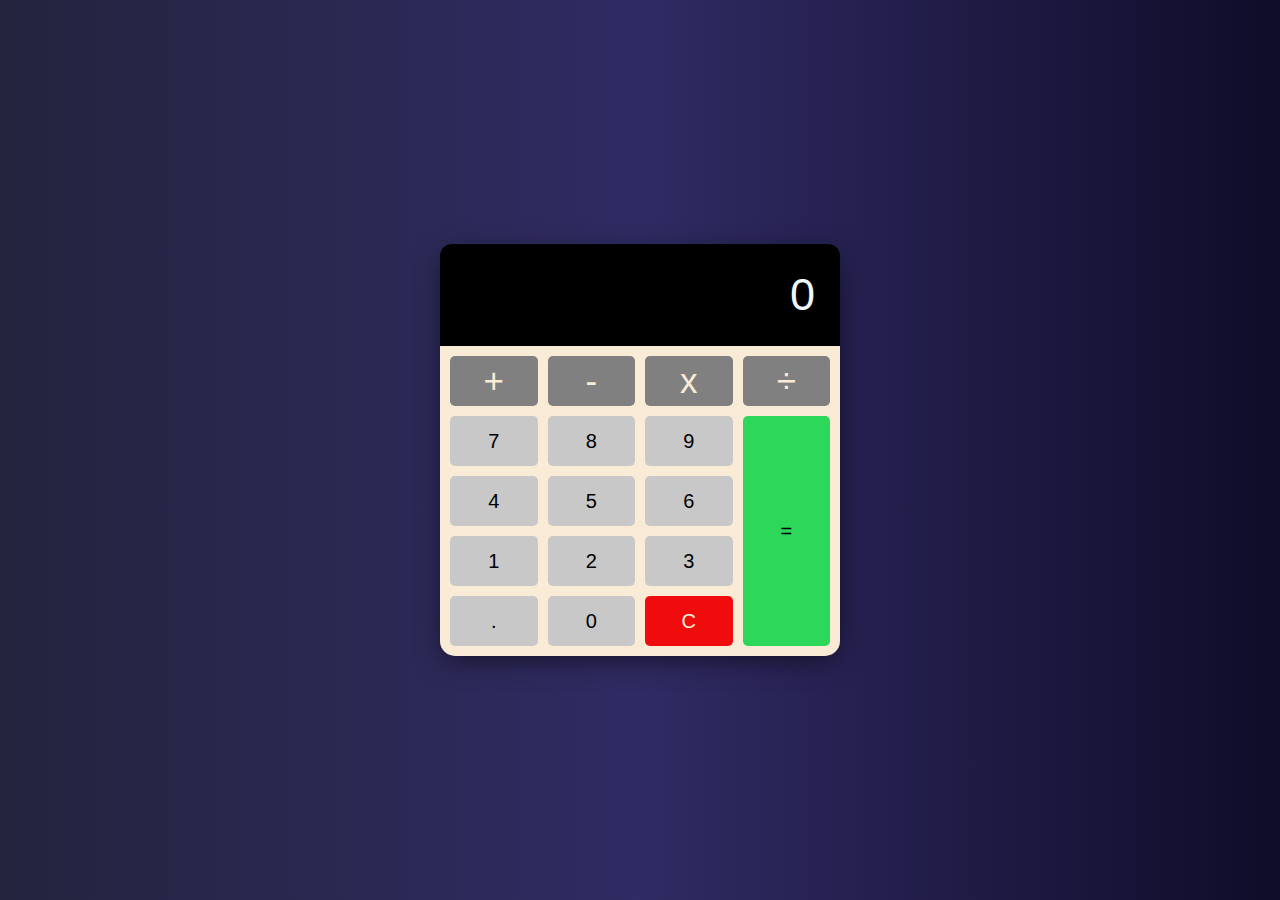
<file: Calculator/index.html>
<!DOCTYPE html>
<html lang="en">
    <head>
        <title>Calculator</title>
        <meta charset="UTF-8">
        <meta name="viewport" content="width=device-width, initial-scale=1">
        <link rel="icon" type="image.png" href="https://www.google.com/s2/u/0/favicons?domain=css-tricks.com">
        <link rel="icon" href="favicon.ico">
        <link href="style.css" rel="stylesheet">
    </head>
    <body>
        <!-- Calculator -->
        <div class="calculator">
            <!-- Display -->
            <div class="calculator-display">
                <h1>0</h1>
            </div>
            <!-- Buttons -->
            <div class="calculator-buttons">
                <button class="operator" value="+">+</button>
                <button class="operator" value="-">-</button>
                <button class="operator" value="*">x</button>
                <button class="operator" value="/">÷</button>
                <button value="7">7</button>
                <button value="8">8</button>
                <button value="9">9</button>
                <button value="4">4</button>
                <button value="5">5</button>
                <button value="6">6</button>
                <button value="1">1</button>
                <button value="2">2</button>
                <button value="3">3</button>
                <button class="decimal" value=".">.</button>
                <button value="0">0</button>
                <button class="clear" id="clear-button" >C</button>
                <button class="equal-sign" value="=">=</button>
            </div>
        </div>

    <script src="script.js"></script>
    </body>
</html>
</file>
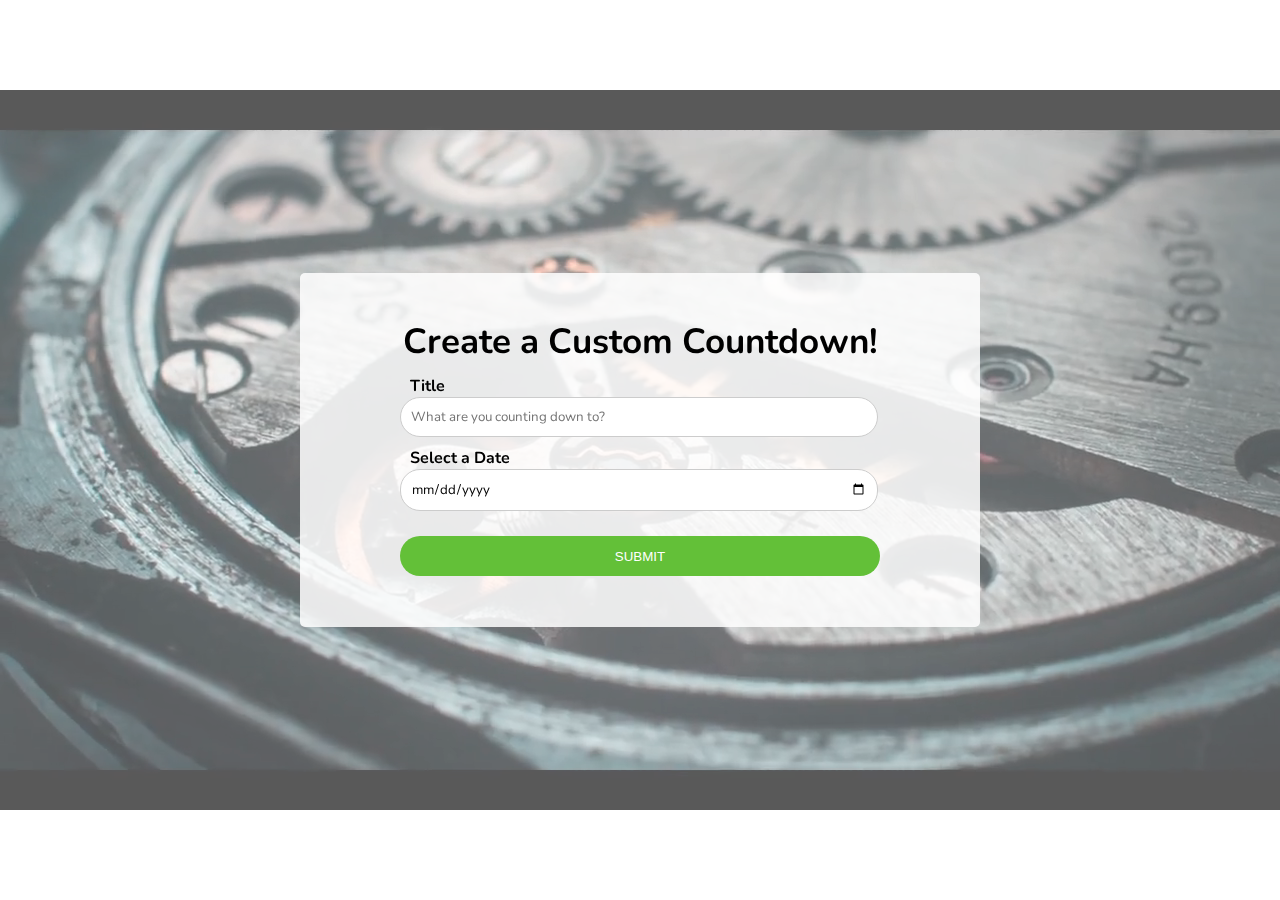
<file: Custom Countdown/index.html>
<!DOCTYPE html>
<html lang="en">
<head>
    <meta charset="UTF-8">
    <meta name="viewport" content="width=device-width, initial-scale=1.0">
    <title>Custom Countdown</title>
    <link rel="icon" href="favicon.ico">
    <link rel="stylesheet" href="style.css">
</head>
<body>
    <!-- Video Background -->
    <video class="video-background" id="video-background" loop muted autoplay>
        <source src="Videos/Macro.mp4"></source>
    </video>
    <div class="video-overlay"></div>
    <!-- Container -->
    <div class="container">
        <!-- Input -->
        <div class="input-container" id="input-container">
            <h1>Create a Custom Countdown!</h1>       
            <form class="form" id="countdownForm">
                <label for="title">Title</label>
                <input type="text" id="title" placeholder="What are you counting down to?">
                <label for="date-picker">Select a Date</label>
                <input type="date" id="date-picker">
                <button type="submit">Submit</button>
            </form>
        </div>
        <!-- Countdown -->
        <div class="countdown" id="countdown" hidden>
            <h1 id="countdown-title"></h1>
            <ul>
                <li><span></span>Days</li>
                <li><span></span>Hours</li>
                <li><span></span>Minutes</li>
                <li><span></span>Seconds</li>
            </ul>
            <button id="countdown-button">RESET</button>
        </div>
        <!-- Complete -->
        <div class="complete" id="complete" hidden>
            <h1 class="complete-title">Countdown Complete!</h1>
            <h1 id="complete-info"></h1>
            <button id="complete-button">NEW COUNTDOWN</button>
        </div>
    </div>
    <!-- Script -->
    <script src="script.js"></script>
</body>
</html>
</file>
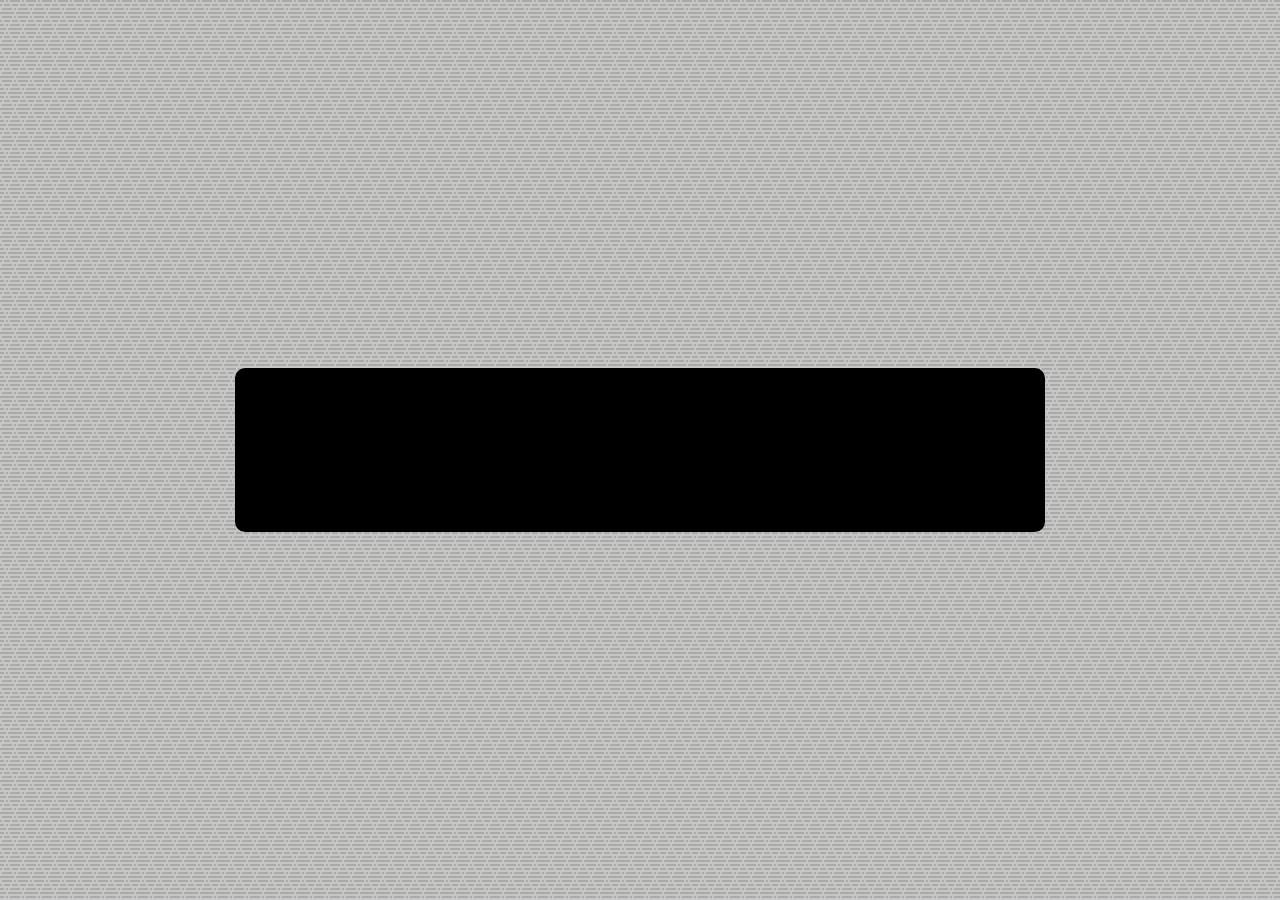
<file: Custom Video Player/index.html>
<!DOCTYPE html>
<html lang="en">

<head>
    <meta charset="UTF-8">
    <meta name="viewport" content="width=device-width, initial-scale=1.0">
    <title>Custom Video Player</title>
    <link rel="icon" href="favicon.ico">
    <link rel="stylesheet" href="https://cdnjs.cloudflare.com/ajax/libs/font-awesome/5.10.2/css/all.min.css" />
    <link rel="stylesheet" href="style.css">
</head>

<body>
    <!-- Car Racing (1080P)-->
    <!-- https://pixabay.com/videos/download/video-41758_source.mp4?attachment -->
    <!-- Lake (4K) -->
    <!-- https://pixabay.com/videos/download/video-28745_source.mp4?attachment -->
    <!-- Ocean (720P) -->
    <!-- https://pixabay.com/videos/download/video-31377_tiny.mp4?attachment -->
    <!-- Nature Landscapes (720p) -->
    <!-- https://pixabay.com/videos/download/video-66823_tiny.mp4?attachment -->
    <!-- Mountain Trees (720p) -->
    <!-- https://pixabay.com/videos/download/video-61818_medium.mp4?attachment -->
    <!-- Mountain Sunset (720p) -->
    <!-- https://pixabay.com/videos/download/video-59291_tiny.mp4?attachment -->
    <!-- Coffee Machine (720p) -->
    <!-- https://pixabay.com/videos/download/video-46989_tiny.mp4?attachment -->



    <div class="player">
        <video class="video" src='https://pixabay.com/videos/download/video-46989_tiny.mp4?attachment'
            playsinline></video>
        <div class="show-controls">
            <div class="controls-container">
                <!-- Progress Bar -->
                <div class="progress-range" title="Seek">
                    <div class="progress-bar"></div>
                </div>
                <div class="control-group">
                    <!-- Left Controls -->
                    <div class="controls-left">
                        <!-- Play/Pause -->
                        <div class="play-controls">
                            <i class="fas fa-play" title="Play" id="play-btn"></i>
                        </div>
                        <!-- Volume -->
                        <div class="volume">
                            <div class="volume-icon">
                                <i class="fas fa-volume-up" title="Mute" id="volume-icon"></i>
                            </div>
                            <div class="volume-range" title="Change Volume">
                                <div class="volume-bar"></div>
                            </div>
                        </div>
                    </div>
                    <!-- Right Controls -->
                    <div class="controls-right">
                        <!-- Speed -->
                        <div class="speed" title="Playback Rate">
                            <select name="playbackRate" class="player-speed">
                                <option value="0.5">0.5 x</option>
                                <option value="0.75">0.75 x</option>
                                <option value="1" selected>1.0 x</option>
                                <option value="1.5">1.5 x</option>
                                <option value="2">2.0 x</option>
                            </select>
                        </div>
                        <!-- Time -->
                        <div class="time">
                            <span class="time-elapsed">00:00 / </span>
                            <span class="time-duration">02:49</span>
                        </div>
                        <!-- Fullscreen -->
                        <div class="fullscreen">
                            <i class="fas fa-expand"></i>
                        </div>
                    </div>
                </div>
            </div>
        </div>
    </div>
    <!-- Script -->
    <script src="script.js"></script>
</body>

</html>
</file>
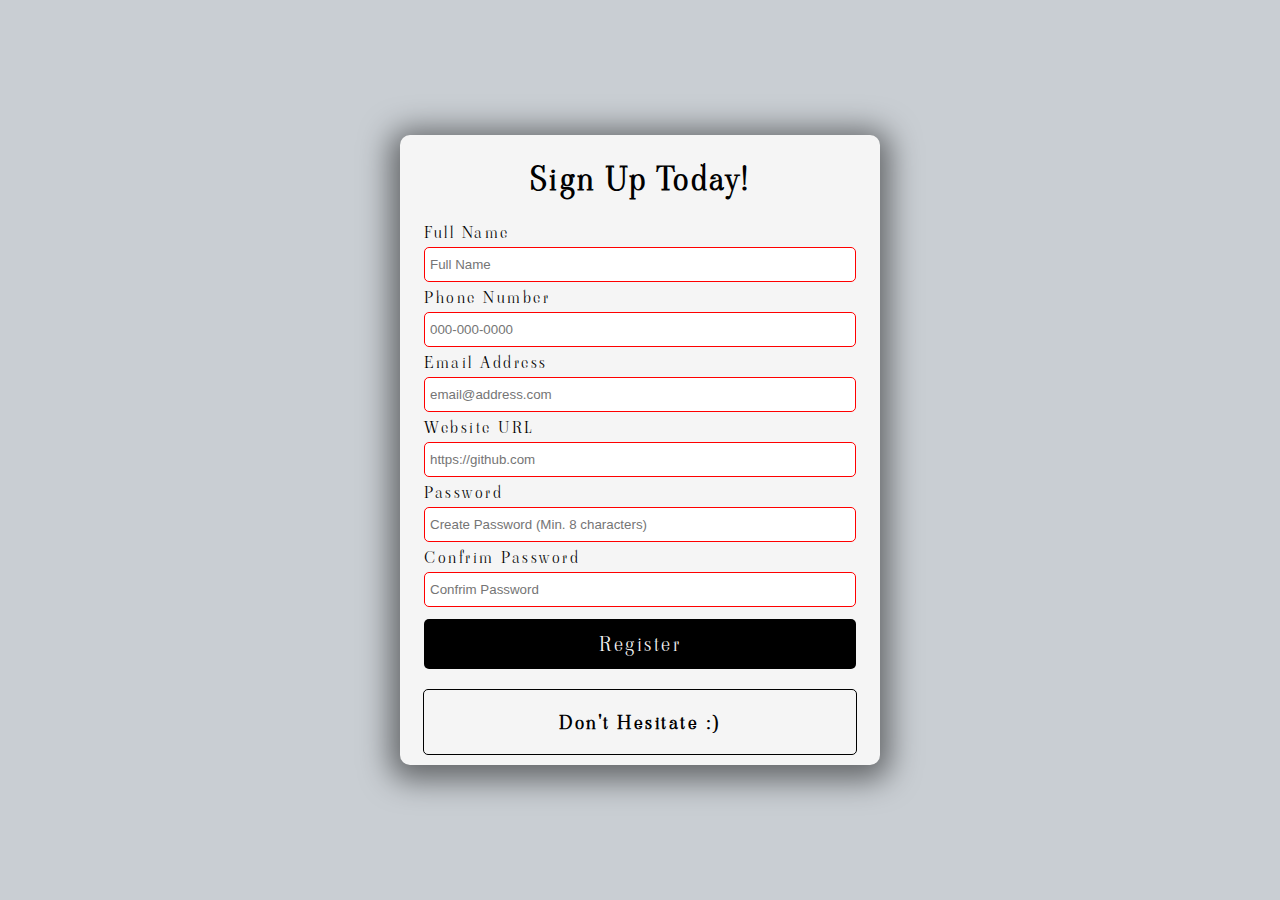
<file: Form Validator/index.html>
<!DOCTYPE html>
<html lang="en">
    <head>
        <title>Form Validator</title>
        <meta charset="UTF-8">
        <meta name="viewport" content="width=device-width, initial-scale=1">
        <link rel="icon" type="image.png" href="https://www.google.com/s2/u/0/favicons?domain=css-tricks.com">
        <link rel="icon" href="favicon.ico">
        <link rel="stylesheet" href="https://cdnjs.cloudflare.com/ajax/libs/font-awesome/5.15.3/css/all.min.css">
        <link href="style.css" rel="stylesheet">
    </head>
    <body>

        <div class="container">
            <h1>Sign Up Today!</h1>
            <!-- Form -->
            <form id="form">
                <!-- Full Name -->
                <div class="form-group">
                    <label for="name">Full Name</label>
                    <input type="text" id="name" placeholder="Full Name" required minlength="3" maxlength="100" name="name">
                </div>
                <!-- Phone Number -->
                 <div class="form-group">
                    <label for="phone">Phone Number</label>
                    <input type="tel" id="phone" placeholder="000-000-0000" required pattern="[0-9]{3}-[0-9]{3}-[0-9]{4}" name="phone">
                </div>
                <!-- Email Address -->
                 <div class="form-group">
                    <label for="email">Email Address</label>
                    <input type="email" id="email" placeholder="email@address.com" required name="email">
                </div>
                <!-- Website URL -->
                 <div class="form-group">
                    <label for="website">Website URL</label>
                    <input type="url" id="website" placeholder="https://github.com" required name="website">
                </div>
                <!-- Password -->
                 <div class="form-group">
                    <label for="password1">Password</label>
                    <input type="password" id="password1" placeholder="Create Password (Min. 8 characters)" required pattern="^(?=.*\d)(?=.*[a-z])(?=.*[A-Z])(?=.*[a-zA-Z]).{8,}$" title="Please include at least 1 uppercase, 1 lowercase and 1 number" name="password">
                </div>
                <!-- Confrim Password -->
                <div class="form-group">
                    <label for="password2">Confrim Password</label>
                    <input type="password" id="password2" placeholder="Confrim Password" required pattern="^(?=.*\d)(?=.*[a-z])(?=.*[A-Z])(?=.*[a-zA-Z]).{8,}$">
                </div>
                <button type="sybmit">Register</button>
            </form>
            <!-- Error/Success Message -->
            <div class="message-container">
                <h3 id="message">Don't Hesitate :)</h3>
            </div>
        </div>




    <!-- Script -->
    <script src="script.js"></script>
    </body>
</html>
</file>
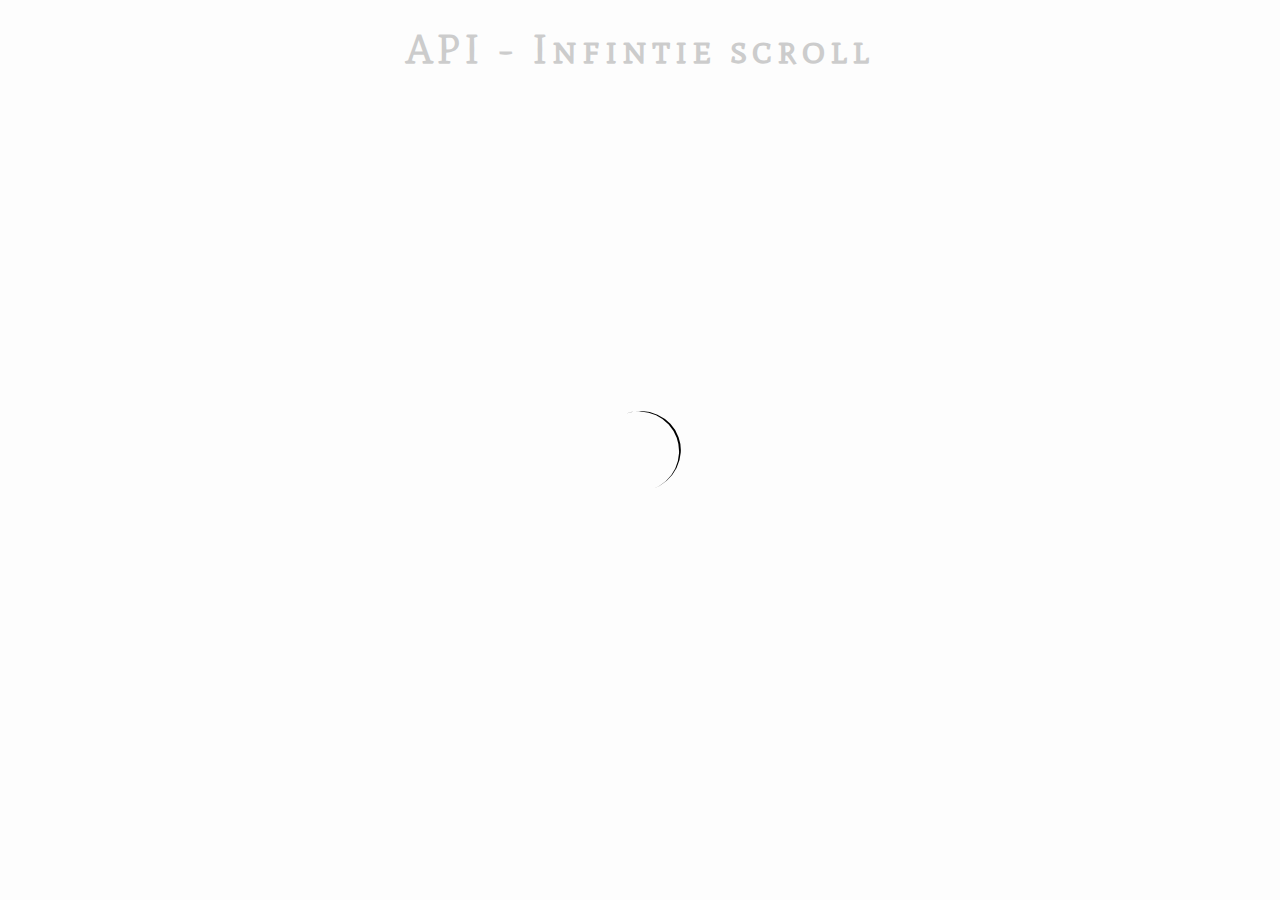
<file: Infinite Scroll/index.html>
<!DOCTYPE html>
<html lang="en">

<head>
    <title>Infinite Scroll</title>
    <meta charset="UTF-8">
    <meta name="viewport" content="width=device-width, initial-scale=1">
    <link href="style.css" rel="stylesheet">
</head>

<body>
    <!-- Title -->
    <h1>API - Infintie scroll</h1>
    <!-- Loader -->
    <div class="loader" id="loader">
        <img src="Images/loader.svg" alt="loading">
    </div>
    <!-- Image Container -->
    <div class="image-container" id="image-container"></div>
    <!-- Script -->
    <script src="script.js"></script>
</body>

</html>
</file>
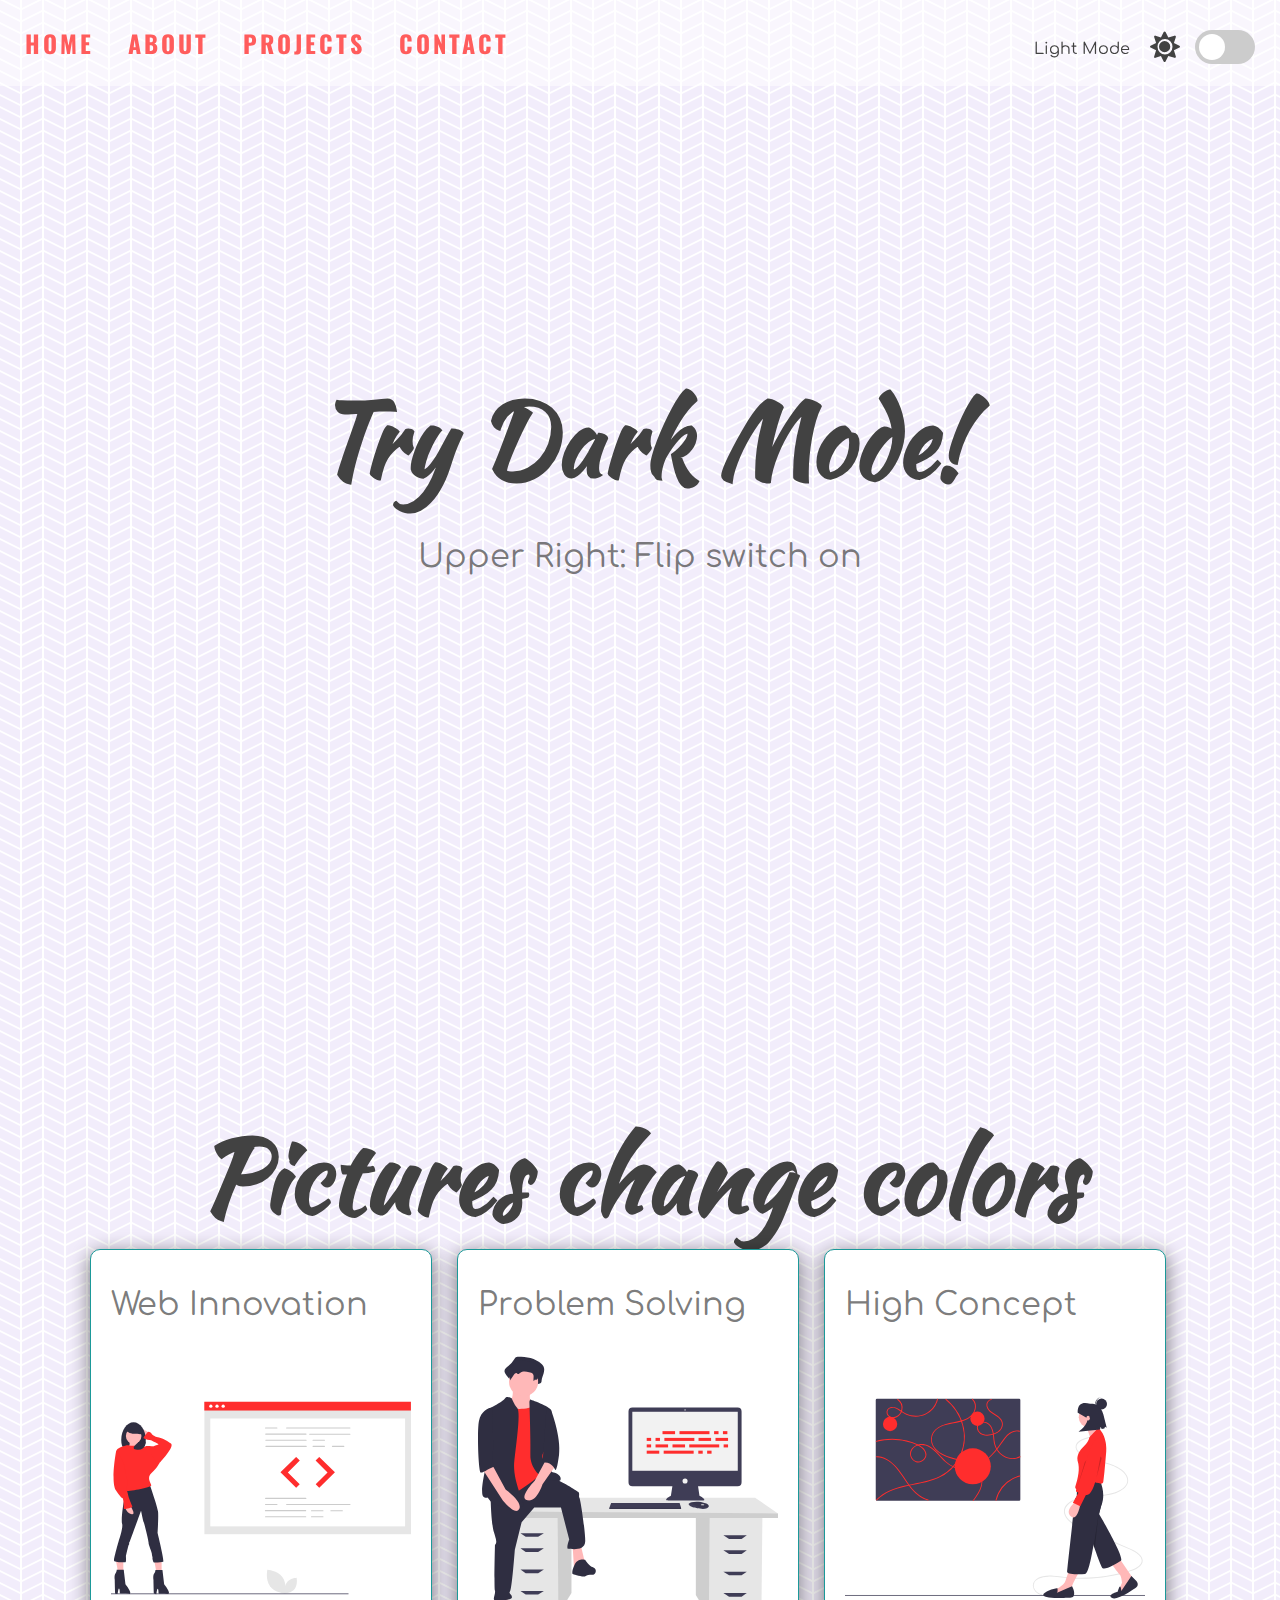
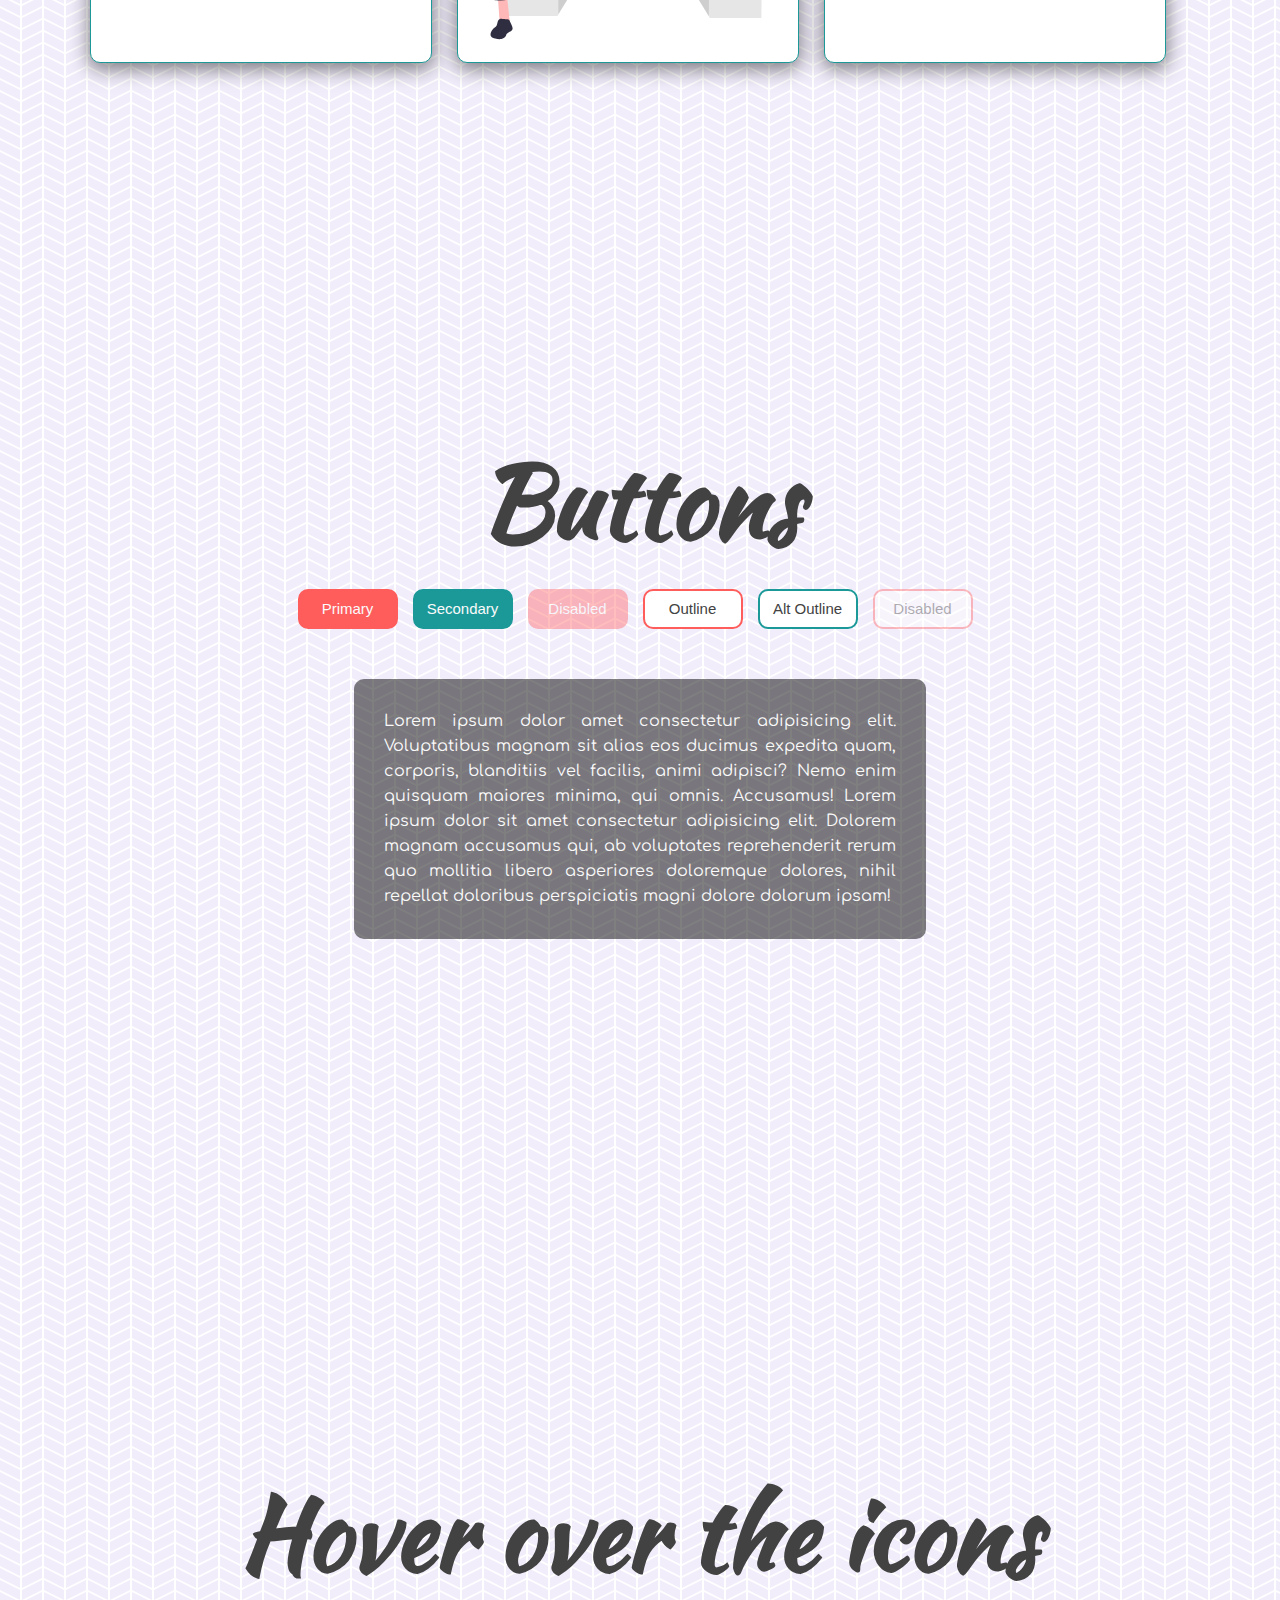
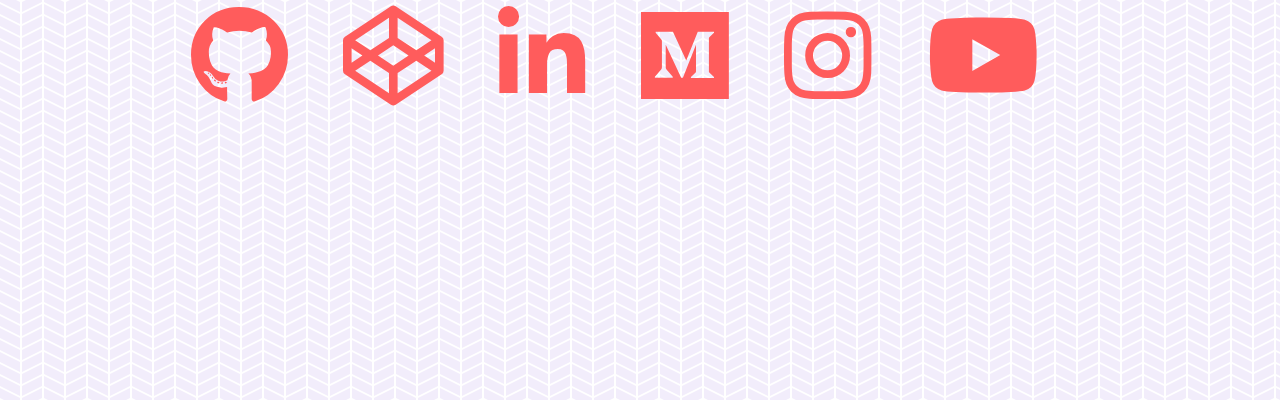
<file: Light & Dark Mode/index.html>
<!DOCTYPE html>
<html lang="en">

<head>
    <title>Light & Dark Mode</title>
    <meta charset="UTF-8">
    <meta name="viewport" content="width=device-width, initial-scale=1">
    <link rel="stylesheet" href="https://cdnjs.cloudflare.com/ajax/libs/font-awesome/5.10.2/css/all.min.css" />
    <link href="style.css" rel="stylesheet">
</head>

<body>
    <!-- Dark Mode Switch -->
    <div class="theme-switch-wrapper">
        <span id="toggle-icon">
            <span class="toggle-text">Light Mode</span>
            <i class="fas fa-sun"></i>
        </span>
        <label class="theme-switch">
            <input type="checkbox">
            <div class="slider round"></div>
        </label>
    </div>
    <!-- Navigation -->
   <nav id="nav">
        <a href="#home">HOME</a>
        <a href="#about">ABOUT</a>
        <a href="#projects">PROJECTS</a>
        <a href="#contact">CONTACT</a>
    </nav>
    <!-- Home Section -->
    <section id="home">
        <div class="title-group">
            <h1>Try Dark Mode!</h1>
            <h2>Upper Right: Flip switch on</h2>
        </div>
    </section>
    <!-- About Section -->
    <section id="about">
        <h1>Pictures change colors</h1>
        <div class="about-container">
            <div class="image-container">
                <h2>Web Innovation</h2>
                <img src="img/undraw_proud_coder_light.svg" alt="Proud Coder" id="image1">
            </div>
            <div class="image-container">
                <h2>Problem Solving</h2>
                <img src="img/undraw_feeling_proud_light.svg" alt="Feeling Proud" id="image2">
            </div>
            <div class="image-container">
                <h2>High Concept</h2>
                <img src="img/undraw_conceptual_idea_light.svg" alt="Conceptual Idea" id="image3">
            </div>
        </div>
    </section>
    <!-- Projects Section -->
    <section id="projects">
        <h1>Buttons</h1>
        <div class="buttons">
            <button class="primary">Primary</button>
            <button class="secondary">Secondary</button>
            <button class="primary" disabled>Disabled</button>
            <button class="outline">Outline</button>
            <button class="secondary outline">Alt Outline</button>
            <button class="outline" disabled>Disabled</button>
        </div>
        <div class="text-box" id="text-box">
            <p>Lorem ipsum dolor amet consectetur adipisicing elit. Voluptatibus magnam sit alias eos ducimus expedita
                quam, corporis, blanditiis vel facilis, animi adipisci? Nemo enim quisquam maiores minima, qui omnis.
                Accusamus! Lorem ipsum dolor sit amet consectetur adipisicing elit. Dolorem magnam accusamus qui, ab
                voluptates reprehenderit rerum quo mollitia libero asperiores doloremque dolores, nihil repellat
                doloribus perspiciatis magni dolore dolorum ipsam!</p>
        </div>
    </section>
    <!-- Contact Section -->
    <section id="contact">
        <h1>Hover over the icons</h1>
        <div class="social-icons">
            <i class="fab fa-github"></i>
            <i class="fab fa-codepen"></i>
            <i class="fab fa-linkedin-in"></i>
            <i class="fab fa-medium"></i>
            <i class="fab fa-instagram"></i>
            <i class="fab fa-youtube"></i>
        </div>
    </section>

    <script src="script.js"></script>
</body>

</html>
</file>
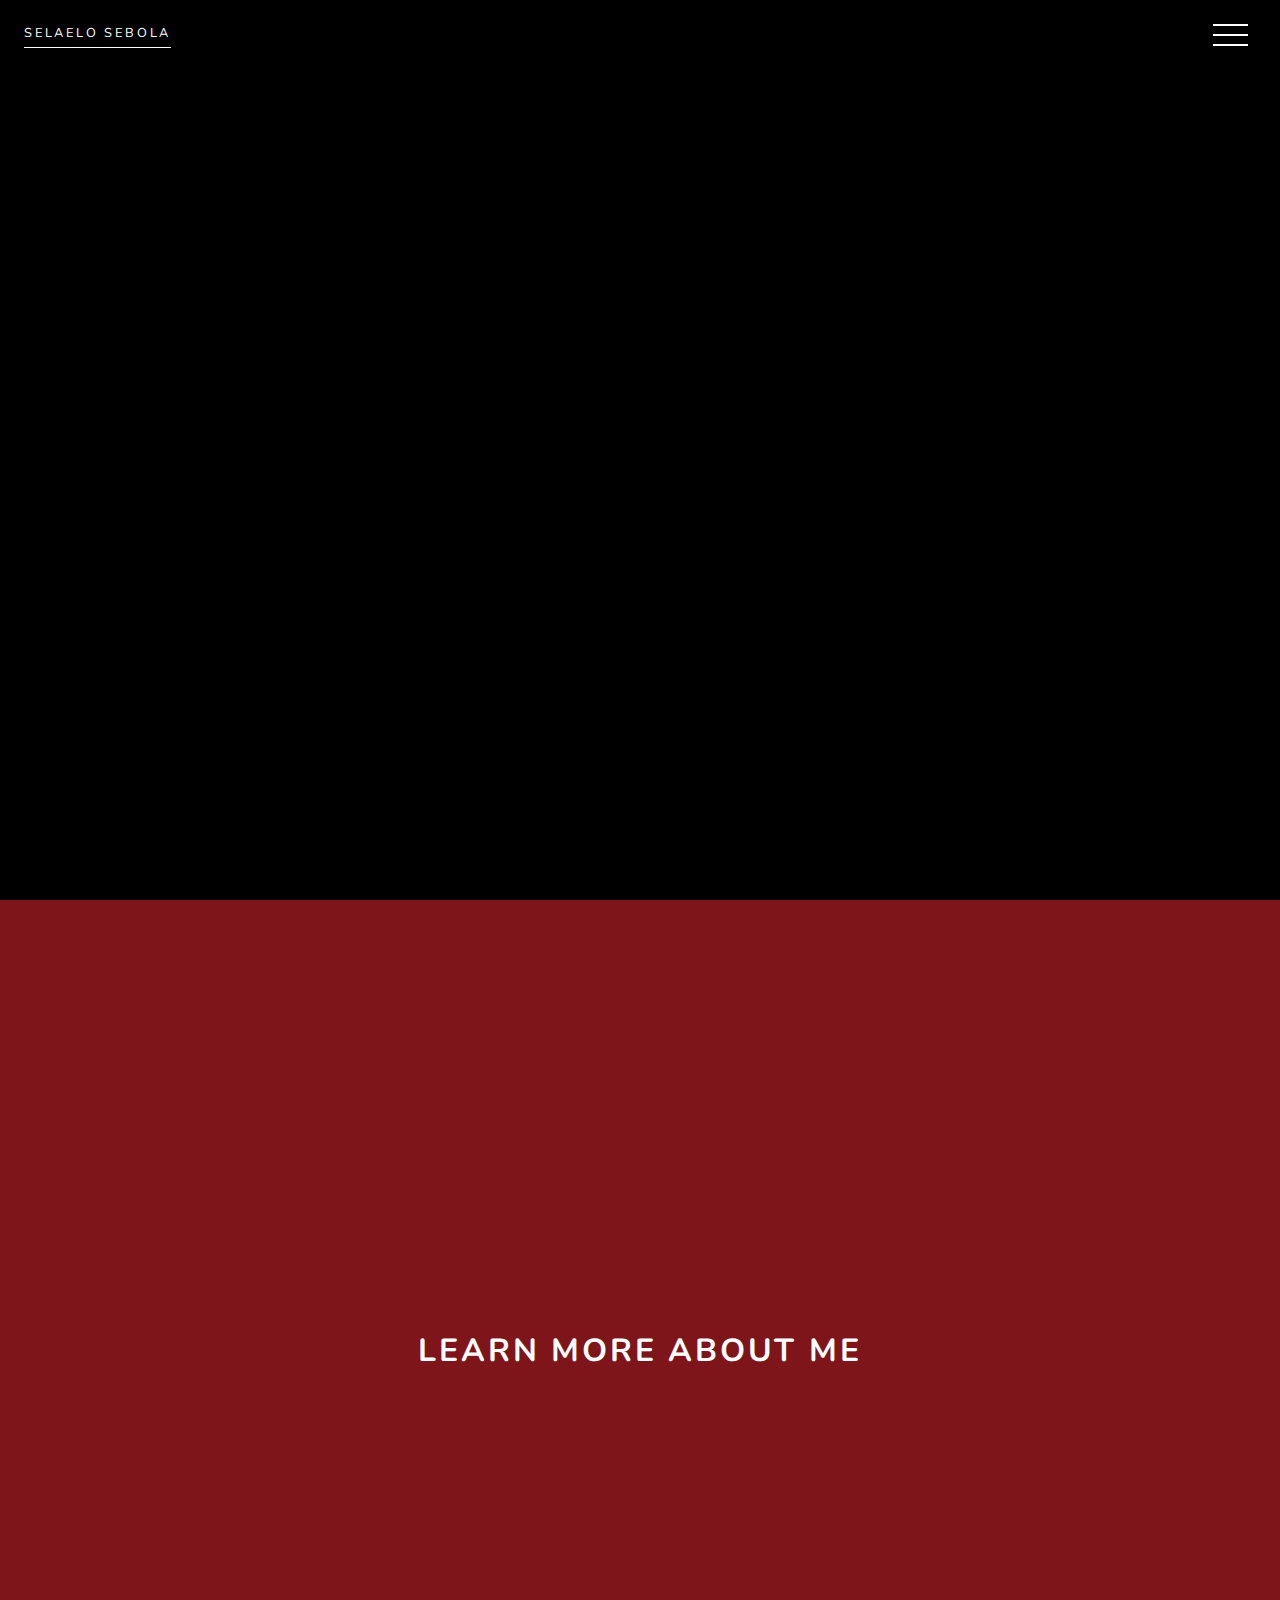
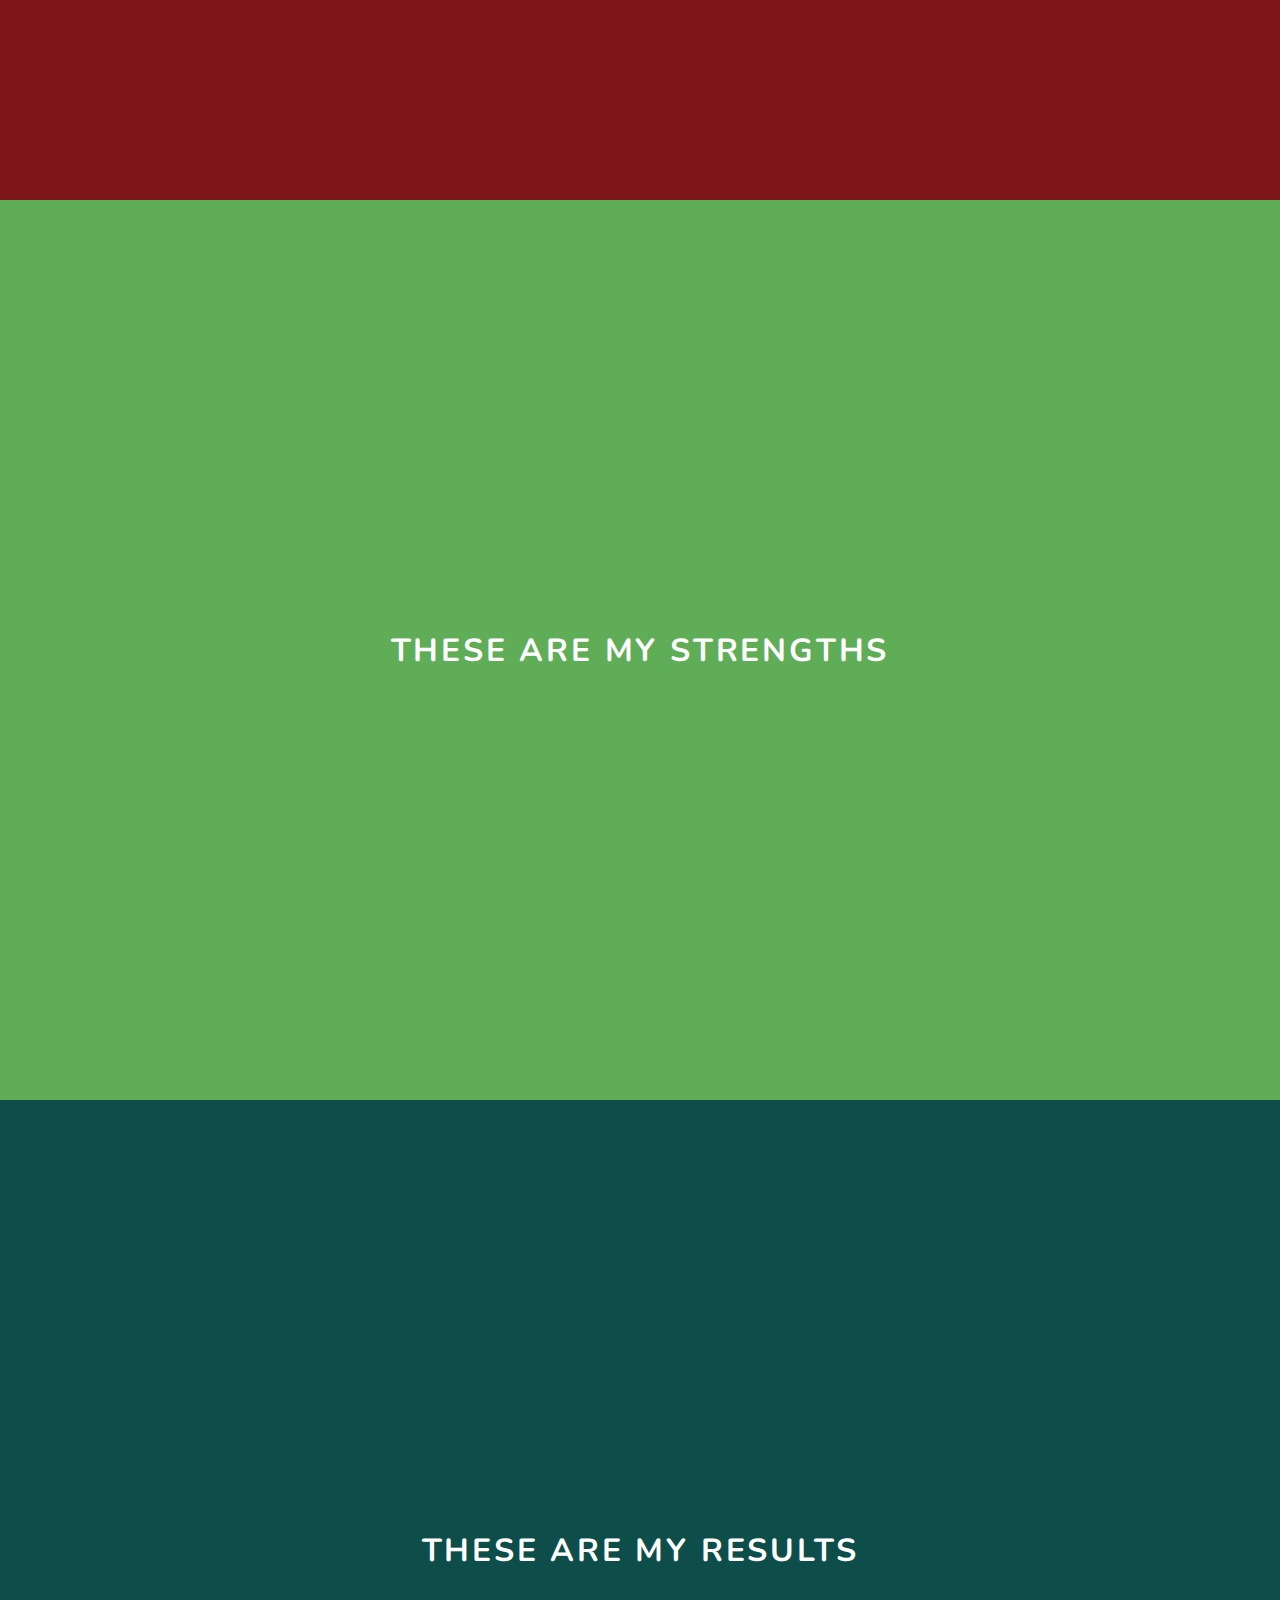
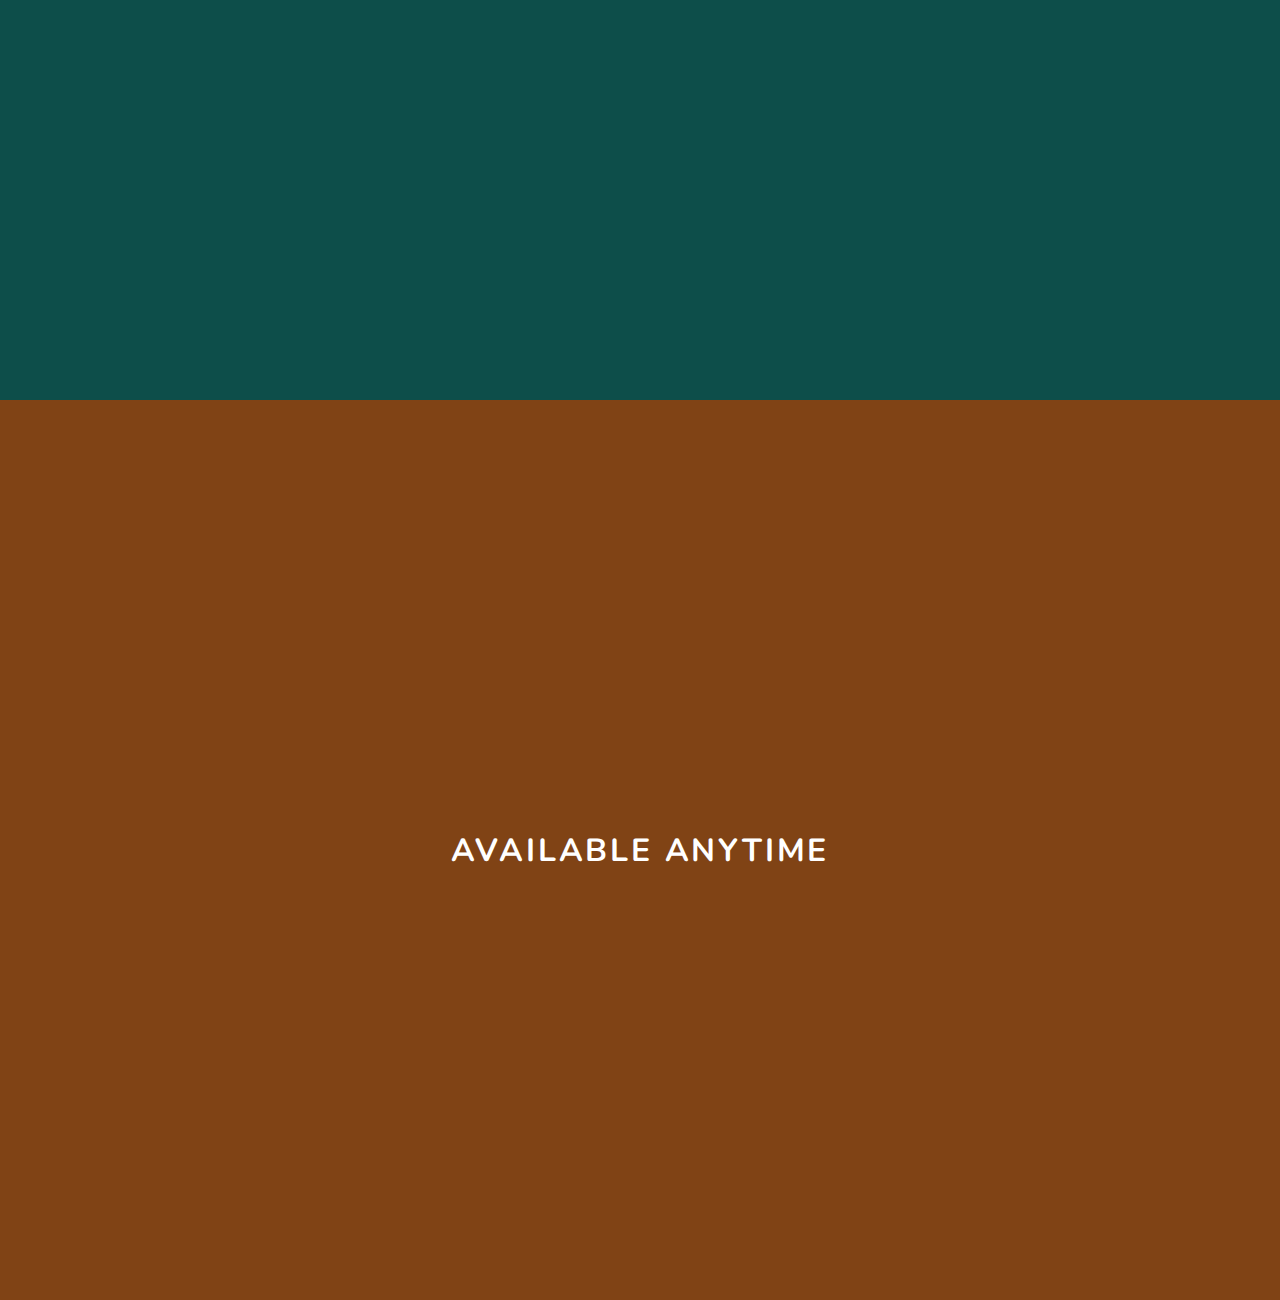
<file: Navigation Nation/index.html>
<!DOCTYPE html>
<html lang="en">
<head>
  <meta charset="UTF-8">
  <meta name="viewport" content="width=device-width, initial-scale=1.0">
  <title>Animated Navigation</title>
  <link rel="icon" href="favicon.ico">
  <link rel="stylesheet" href="style.css">
</head>
<body>
  <!-- Menu Overlay -->
  <div class="overlay overlay-slide-left" id="overlay">
    <!-- Menu Items -->
    <nav>
      <ul>
        <li id="nav-1" class="slide-out-1"><a href="#">Home</a></li>
        <li id="nav-2" class="slide-out-2"><a href="#about">About</a></li>
        <li id="nav-3" class="slide-out-3"><a href="#skills">Skills</a></li>
        <li id="nav-4" class="slide-out-4"><a href="#projects">Projects</a></li>
        <li id="nav-5" class="slide-out-5"><a href="#contact">Contact</a></li>
      </ul>
    </nav>
  </div>
  <!-- Menu Bars -->
  <div class="menu-bars" id="menu-bars">
    <div class="bar1"></div>
    <div class="bar2"></div>
    <div class="bar3"></div>
  </div>
  <!-- Sections -->
  <section id="home"><a href="" target="_blank">Selaelo Sebola</a></section>
  <section id="about"><h1>Learn More About Me</h1></section>
  <section id="skills"><h1>These Are My Strengths</h1></section>
  <section id="projects"><h1>These Are My Results</h1></section>
  <section id="contact"><h1>Available Anytime</h1></section>
  <!-- Script -->
  <script src="script.js"></script>
</body>
</html>
</file>
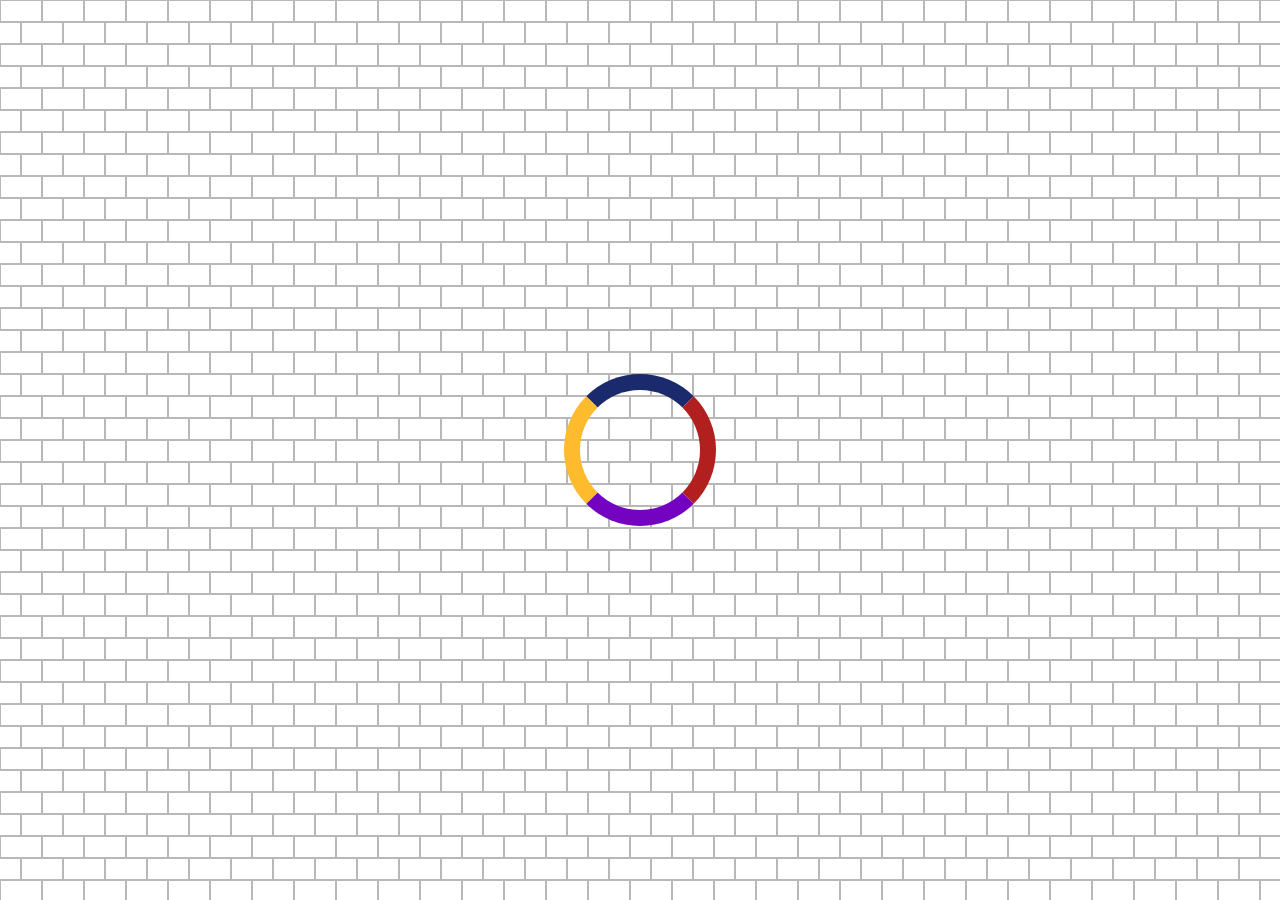
<file: Quote Generator/index.html>
<!DOCTYPE html>
<html lang="en">

<head>
    <title>Quote Generator</title>
    <meta charset="UTF-8">
    <meta name="viewport" content="width=device-width, initial-scale=1">
    <link rel="icon" type="image.png" href="https://www.google.com/s2/u/0/favicons?domain=css-tricks.com">
    <link rel="icon" href="favicon.ico">
    <link rel="stylesheet" href="https://cdnjs.cloudflare.com/ajax/libs/font-awesome/5.15.3/css/all.min.css">
    <link href="style.css" rel="stylesheet">
</head>

<body>
    <div class="quote-container" id="quote-container">
        <!-- Quote -->
        <div class="quote-text">
            <i class="fas fa-quote-left"></i>
            <span id="quote"></span>
        </div>
        <!-- Author -->
        <div class="quote-author">
            <span id="author"></span>
        </div>
        <!-- Buttons -->
        <div class="button-container">
            <button class="twitter-button" id="twitter" title="Tweet This!">
                <i class="fab fa-twitter"></i>
            </button>
            <button id="new-quote">New Quote</button>
        </div>
    </div>
    <!-- Loader -->
    <div class="loader" id="loader"></div>
    <!-- Script -->
    <script src="script.js"></script>
</body>

</html>
</file>
<file: Calculator/style.css>
html {
    box-sizing: border-box;
}

body {
    margin: 0;
    min-height: 100vh;
    display: flex;
    justify-content: center;
    align-items: center;
    background: #0f0c29;
    background: -webkit-linear-gradient(to right, #24243e, #302b63, #0f0c29);
    background: linear-gradient(to right, #24243e, #302b63, #0f0c29);
}

.calculator {
    background: antiquewhite;
    min-width: 400px;
    border-radius: 15px;
    box-shadow: 0 7px 30px -7px rgba(0, 0, 0, 0.7);
}

/* Display */
.calculator-display {
    background: black;
    color: aliceblue;
    margin: 0;
    display: flex;
    align-items: center;
    justify-content: flex-end;
    border-radius: 12px 12px 0 0;
    max-width: 100%;
}

.calculator-display h1 {
    margin: 0;
    padding: 25px;
    font-size: 45px;
    font-family: 'Lucida Sans', 'Lucida Sans Regular', 'Lucida Grande', 'Lucida Sans Unicode', Geneva, Verdana, sans-serif;
    font-weight: 100;
    overflow-x: none;
}

/* Custom Scrollbar */
::-webkit-scrollbar {
    width: 7px;
}

::-webkit-scrollbar-track {
    background: #f1f1f1;
}

::-webkit-scrollbar-thumb {
    background: #888;
}

::-webkit-scrollbar-thumb:hover {
    background: #555;
}

/* Buttons */
.calculator-buttons {
    display: grid;
    grid-template-columns: repeat(4, 1fr);
    grid-gap: 10px;
    padding: 10px;
}

button {
    min-height: 50px;
    font-size: 20px;
    font-weight: 100;
    border: none;
    border-radius: 5px;
    cursor: pointer;
    background: rgb(200, 200, 200);
}

button:hover {
    filter: brightness(150%);
}

button:active {
    transform: translateY(1px)
}

button:focus {
    outline: none;
}

.operator {
    background: grey;
    color: antiquewhite;
    font-size: 35px;
}

.clear {
    background: rgb(240, 12, 12);
    color: beige;
}

.clear:hover {
    filter: brightness(110%);
}

.equal-sign {
    grid-column: -2;
    grid-row: 2 / span 4;
    background: rgb(44, 215, 90);
}

/* Media Query: Large Smartphone (Vertical) */
@media screen and (max-width: 600px) {
    .calculator {
        width: 95%;
    }
}
</file>
<file: Custom Countdown/style.css>
@import url("https://fonts.googleapis.com/css?family=Nunito&display=swap");

html {
  box-sizing: border-box;
}

body {
  margin: 0;
  min-height: 100vh;
  overflow-y: hidden;
  display: flex;
  align-items: center;
  font-family: Nunito, sans-serif;
}

/* Video Background */
.video-background {
  position: fixed;
  right: 0;
  bottom: 0;
  width: 100vw;
  height: auto;
}

video {
  position: absolute;
  top: 50%;
  left: 50%;
  transform: translate(-50%, -50%);
}

.video-overlay {
  position: fixed;
  left: 0;
  top: 0;
  height: 100vh;
  width: 100vw;
  background: rgba(255, 255, 255, 0.35);
}

/* Container */
.container {
  min-width: 580px;
  min-height: 304px;
  color: black;
  margin: 0 auto;
  padding: 25px 50px;
  border-radius: 5px;
  z-index: 2;
  background: rgba(255, 255, 255, 0.85);
  display: flex;
  justify-content: center;
}

.input-container {
  position: relative;
  top: 20px;
}

h1 {
  font-size: 35px;
  text-align: center;
  margin-top: 0;
  margin-bottom: 10px;
}

/* Form */
.form {
  width: 480px;
}

label {
  font-weight: bold;
  margin-left: 10px;
}

input {
  width: 95%;
  margin-bottom: 10px;
  padding: 10px;
  border: 1px solid #ccc;
  border-radius: 20px;
  background: #fff;
  outline: none;
  font-family: Nunito, sans-serif;
}

/* Button */
button {
  width: 100%;
  height: 40px;
  border-radius: 20px;
  margin-top: 15px;
  border: none;
  text-transform: uppercase;
  background: #63c038;
  color: white;
  cursor: pointer;
  outline: none;
}

button:hover {
  filter: brightness(110%);
}

/* Countdown */
ul {
  margin-left: -45px;
}

li {
  display: inline-block;
  font-size: 30px;
  list-style-type: none;
  padding: 10px;
  text-transform: uppercase;
}

li span {
  display: block;
  font-size: 80px;
  text-align: center;
}

/* Complete */
.complete {
  position: relative;
  top: 60px;
}

.complete-title {
  animation: complete 4s infinite;
}

@keyframes complete {
  0% {
    color: rgb(233, 12, 12);
  }

  25% {
    color: rgb(214, 193, 0);
  }

  50% {
    color: rgb(68, 231, 19);
    transform: scale(1.5);
  }

  75% {
    color: rgb(19, 79, 209);
  }

  100% {
    color: rgb(188, 16, 211);
  }
}

/* Media Query: Large Smartphone (Vertical) */
@media screen and (max-width: 600px) {
  video {
    object-fit: cover;
    object-position: 70%;
    margin-top: -1px;
  }

  .video-background {
    height: 100vh;
    width: 100vw;
  }

  .container {
    min-width: unset;
    width: 95vw;
    min-height: 245px;
    padding: 20px;
    margin: 10px;
  }

  .input-container {
    top: unset;
  }

  .countdown {
    position: relative;
    top: 10px;
  }

  .form {
    width: unset;
  }

  input {
    width: 93%;
  }

  h1 {
    font-size: 20px;
  }

  li {
    font-size: 15px;
  }

  li span {
    font-size: 40px;
  }
}
</file>
<file: Custom Video Player/style.css>
:root {
  --primary-color: dodgerblue;
  --font-color: white;
}

html {
  box-sizing: border-box;
}

body {
  margin: 0;
  min-height: 100vh;
  background-color: #c6c6c6;
  background-image: url("data:image/svg+xml,%3Csvg xmlns='http://www.w3.org/2000/svg' width='16' height='32' viewBox='0 0 16 32'%3E%3Cg fill='%237e8175' fill-opacity='0.39'%3E%3Cpath fill-rule='evenodd' d='M0 24h4v2H0v-2zm0 4h6v2H0v-2zm0-8h2v2H0v-2zM0 0h4v2H0V0zm0 4h2v2H0V4zm16 20h-6v2h6v-2zm0 4H8v2h8v-2zm0-8h-4v2h4v-2zm0-20h-6v2h6V0zm0 4h-4v2h4V4zm-2 12h2v2h-2v-2zm0-8h2v2h-2V8zM2 8h10v2H2V8zm0 8h10v2H2v-2zm-2-4h14v2H0v-2zm4-8h6v2H4V4zm0 16h6v2H4v-2zM6 0h2v2H6V0zm0 24h2v2H6v-2z'/%3E%3C/g%3E%3C/svg%3E");
  display: flex;
  justify-content: center;
  align-items: center;
  font-family: Helvetica, sans-serif;
}

.fas {
  color: var(--font-color);
  font-size: 35px;
}

.player {
  max-width: 80vw;
  min-width: 800px;
  border: 5px solid black;
  border-radius: 10px;
  background-color: black;
  position: relative;
  cursor: pointer;
}

video {
  border-radius: 5px;
  width: 100%;
  height: auto;
}

/* Containers */
.show-controls {
  width: 100%;
  height: 30%;
  z-index: 2;
  position: absolute;
  bottom: 0;
  cursor: default;
}

.controls-container {
  position: absolute;
  bottom: -5px;
  width: 100%;
  height: 95px;
  margin-top: -95px;
  background-color: rgba(0, 0, 0, 0.5);
  box-sizing: border-box;
  z-index: 5;
  display: flex;
  justify-content: space-between;
  opacity: 0;
  transition: all 0.5s ease-out 2s;
}

.show-controls:hover .controls-container {
  opacity: 1;
  transition: all 0.2s ease-out;
}

.control-group {
  width: 100%;
  height: 100%;
  display: flex;
  justify-content: space-between;
}

.controls-left,
.controls-right {
  flex: 1;
  display: flex;
  overflow: hidden;
  position: relative;
  top: 40px;
}

/* Progress Bar */
.progress-range {
  height: 8px;
  width: calc(100% - 30px);
  background: rgba(202, 202, 202, 0.5);
  margin: auto;
  border-radius: 10px;
  position: absolute;
  left: 15px;
  top: 15px;
  cursor: pointer;
  transition: height 0.1s ease-in-out;
  z-index: 10;
}

.progress-range:hover {
  height: 10px;
}

.progress-bar {
  background: var(--primary-color);
  width: 50%;
  height: 100%;
  border-radius: 10px;
  transition: all 0.5s ease;
}

/* Left Controls -------------------------- */

.controls-left {
  justify-content: flex-start;
  margin-left: 15px;
}

/* Play & Pause */
.play-controls {
  margin-right: 15px;
}

.fa-play:hover,
.fa-pause:hover {
  color: var(--primary-color);
  cursor: pointer;
}

/* Volume */
.volume-icon {
  cursor: pointer;
}

.volume-range {
  height: 8px;
  width: 100px;
  background: rgba(70, 70, 70, 0.5);
  border-radius: 10px;
  position: relative;
  top: -21px;
  left: 50px;
  cursor: pointer;
}

.volume-bar {
  background: var(--font-color);
  width: 100%;
  height: 100%;
  border-radius: 10px;
  transition: width 0.2s ease-in;
}

.volume-bar:hover {
  background: var(--primary-color);
}

/* Right Controls ---------------------------- */
.controls-right {
  justify-content: flex-end;
  margin-right: 15px;
}

.speed,
.time {
  position: relative;
  top: 10px;
}

/* Playback Speed */
.speed {
  margin-right: 15px;
}

select,
option {
  cursor: pointer;
}

select {
  appearance: none;
  background-color: transparent;
  color: var(--font-color);
  border: none;
  font-size: 18px;
  position: relative;
  top: -2.5px;
  border-radius: 5px;
}

select:focus {
  outline: none;
}

select>option {
  background-color: rgba(0, 0, 0, 0.9);
  border: none;
  font-size: 14px;
}

/* Elapsed Time & Duration */
.time {
  margin-right: 15px;
  color: var(--font-color);
  font-weight: bold;
  user-select: none;
}

/* Fullscreen */
.fullscreen {
  cursor: pointer;
}

.video-fullscreen {
  position: relative;
  top: 50%;
  transform: translateY(-50%);
}

/* Media Query: Large Smartphone (Vertical) */
@media screen and (max-width: 600px) {
  .player {
    min-width: 0;
    max-width: 95vw;
  }

  .fas {
    font-size: 20px;
  }

  .controls-container {
    height: 50px;
  }

  .control-group {
    position: relative;
    top: -25px;
  }

  .progress-range {
    width: 100%;
    top: 0;
    left: 0;
    border-radius: 0;
  }

  .progress-bar {
    border-radius: 0;
  }

  .volume-range {
    width: 50px;
    left: 30px;
    top: -15px;
  }

  .speed,
  .time {
    top: 3px;
  }

  select {
    font-size: 12px;
  }

  .time {
    font-size: 12px;
  }
}

/* Media Query: Large Smartphone (Horizontal) */
@media screen and (max-width: 900px) and (max-height: 500px) {
  .player {
    max-height: 95vh;
    max-width: auto;
  }

  video {
    height: 95vh;
    object-fit: cover;
  }

  .video-fullscreen {
    height: 97.5vh;
    border-radius: 0;
  }
}
</file>
<file: Form Validator/style.css>
@import url('https://fonts.googleapis.com/css2?family=Viaoda+Libre&display=swap');

html {
    box-sizing: border-box;
}

body {
    margin: 0;
    min-height: 100vh;
    font-family: Viaoda Libre, sans-serif;
    letter-spacing: 2.5px;
    display: flex;
    align-items: center;
    justify-content: center;
    background: #c9ced3;
}

.container {
    width: 480px;
    height: 630px;
    background: whitesmoke;
    display: flex;
    flex-direction: column;
    align-items: center;
    border-radius: 10px;
    box-shadow: 0 5px 30px 10px rgba(0, 0, 0, 0.5);
}

/* Form */
form {
    width: 90%;
}

.form-group {
    height: 65px;
}

label {
    position: relative;
    bottom: 3px;
}

input {
    width: 100%;
    height: 35px;
    padding: 5px;
    border: 1px solid black;
    border-radius: 5px;
    outline: none;
    box-sizing: border-box;
}

input:valid {
    border: 1px solid green;
}

input:invalid {
    border: 1px solid red;
}

button {
    cursor: pointer;
    color: whitesmoke;
    background: black;
    border: none;
    border-radius: 5px;
    height: 50px;
    width: 100%;
    font-family: Viaoda Libre, sans-serif;
    font-size: 20px;
    letter-spacing: 2.5px;
    margin-top: 5px;
}

button:hover {
    filter: brightness(200%);
    background: rgb(30, 30, 30);
}

button:focus {
    outline: none;
}

.message-container {
    border: 1px solid black;
    border-radius: 5px;
    width: 90%;
    margin-top: 20px;
    display: flex;
    justify-content: center;
    color: black;
}
</file>
<file: Infinite Scroll/style.css>
@import url('https://fonts.googleapis.com/css2?family=Mate+SC&display=swap');

html {
    box-sizing: border-box;
}

body {
    margin: 0;
    font-family: Mate SC, sans-serif;
    background-color: whitesmoke;
}

h1 {
    text-align: center;
    margin-top: 25px;
    margin-bottom: 25px;
    font-size: 40px;
    letter-spacing: 5px;
}

/* Loader */

.loader {
    position: fixed;
    top: 0;
    bottom: 0;
    left: 0;
    right: 0;
    background: rgba(255, 255, 255, 0.8);
}

.loader img {
    position: fixed;
    top: 50%;
    left: 50%;
    transform: translate(-50%, -50%);
}

/* Image COntainer */
.image-container {
    margin: 10px 30%;
    /* transition: all 1s; */
    /* transform: scale(1.1); */
}

.image-container img {
    width: 100%;
    margin-top: 5px;
}

/* Media Query: Large SMartphone */
@media screen and (max-width: 600px) {
    h1 {
        font-size: 20px;
    }

    .image-container {
        margin: 10px;
    }
}
</file>
<file: Light & Dark Mode/style.css>
@import url('https://fonts.googleapis.com/css?family=Comfortaa|Kaushan+Script|Oswald&display=swap');

:root {
    --primary-color: rgb(255, 92, 92);
    --primary-variant: #ff2d2d;
    --secondary-color: #1b9999;
    --on-primary: rgb(250, 250, 250);
    --on-background: rgb(66, 66, 66);
    --on-background-alt: rgba(66, 66, 66, 0.7);
    --background: rgb(255, 255, 255);
    --box-shadow: 0 5px 20px 1px rgba(0, 0, 0, 0.5);
}

[data-theme="dark"] {
    --primary-color: rgb(150, 65, 255);
    --primary-variant: #6c63ff;
    --secondary-color: #03dac5;
    --on-primary: #000;
    --on-background: rgba(255, 255, 255, 0.9);
    --on-background-alt: rgba(255, 255, 255, 0.7);
    --background: #121212;
}

html {
    box-sizing: border-box;
    scroll-behavior: smooth;
}

body {
    margin: 0;
    color: var(--on-background);
    font-family: Comfortaa, sans-serif;
    background-color: var(--background);
    background-image: url("data:image/svg+xml,%3Csvg width='44' height='12' viewBox='0 0 44 12' xmlns='http://www.w3.org/2000/svg'%3E%3Cpath d='M20 12v-2L0 0v10l4 2h16zm18 0l4-2V0L22 10v2h16zM20 0v8L4 0h16zm18 0L22 8V0h16z' fill='%23b191e5' fill-opacity='0.17' fill-rule='evenodd'/%3E%3C/svg%3E");
}

section {
    min-height: 100vh;
    display: flex;
    justify-content: center;
    align-items: center;
    flex-direction: column;
}

h1 {
    font-family: Kaushan Script, sans-serif;
    font-size: 100px;
    margin-bottom: 0;
}

h2 {
    font-size: 32px;
    font-weight: normal;
    color: var(--on-background-alt);
}

/* Navigation */
nav {
    z-index: 10;
    position: fixed;
    font-family: Oswald, sans-serif;
    font-size: 24px;
    letter-spacing: 3px;
    padding: 25px;
    width: 100vw;
    background: rgb(255 255 255 / 50%);
}

a {
    margin-right: 25px;
    color: var(--primary-color);
    text-decoration: none;
    border-bottom: 3px solid transparent;
    font-weight: bold;
}

a:hover,
a:focus {
    color: var(--on-background);
    border-bottom: 3px solid;
}

/* Home Section */
.title-group {
    text-align: center;
}

/* About Section */
.about-container {
    display: flex;
}

.image-container {
    border: 1px solid var(--secondary-color);
    border-radius: 10px;
    padding: 10px 20px;
    margin-right: 25px;
    width: auto;
    background: var(--background);
    box-shadow: var(--box-shadow);
}

img {
    height: 300px;
    width: 300px;
}

/* Projects Section */
.buttons {
    margin-top: 15px;
    margin-bottom: 50px;
}

button {
    min-width: 100px;
    height: 40px;
    cursor: pointer;
    border-radius: 10px;
    margin-right: 10px;
    border: 2px solid var(--primary-color);
    font-size: 15px;
    outline: none;
}

button:disabled {
    opacity: 0.4;
    cursor: default;
}

button:hover:not(.outline) {
    filter: brightness(110%);
}

.primary {
    background: var(--primary-color);
    color: var(--on-primary);
}

.secondary {
    border: 2px solid var(--secondary-color);
}

.secondary,
.secondary:hover,
.outline.secondary:hover {
    background: var(--secondary-color);
    color: var(--on-primary);
}

.outline {
    background: var(--background);
    color: var(--on-background);
}

.outline:hover {
    background: var(--primary-color);
    color: var(--on-primary);
}

.text-box {
    width: 40%;
    text-align: justify;
    background: rgb(0 0 0 / 50%);
    color: var(--on-primary);
    border-radius: 10px;
    padding: 30px;
}

p {
    margin: 0;
    line-height: 25px;
}

/* Contact Section */
.fab {
    font-size: 100px;
    margin-right: 50px;
    cursor: pointer;
    color: var(--primary-color);
}

.fab:hover {
    color: var(--on-background);
}

/* Dark Mode Toggle */
.theme-switch-wrapper {
    display: flex;
    align-items: center;
    z-index: 100;
    position: fixed;
    right: 25px;
    top: 30px;
}

.theme-switch-wrapper span {
    margin-right: 10px;
    font-size: 1rem;
}

.toggle-text {
    position: relative;
    top: -4px;
    right: 5px;
    color: var(--on-background);
}

.theme-switch {
    display: inline-block;
    height: 34px;
    position: relative;
    width: 60px;
}

.theme-switch input {
    display: none;
}

.slider {
    background: #ccc;
    bottom: 0;
    cursor: pointer;
    left: 0;
    position: absolute;
    right: 0;
    top: 0;
    transition: 0.4s;
}

.slider::before {
    background: #fff;
    bottom: 4px;
    content: "";
    height: 26px;
    left: 4px;
    position: absolute;
    transition: 0.4s;
    width: 26px;
}

input:checked+.slider {
    background: var(--primary-color);
}

input:checked+.slider::before {
    transform: translateX(26px);
}

.slider.round {
    border-radius: 34px;
}

.slider.round::before {
    border-radius: 50%;
}

.fas {
    font-size: 30px;
    margin-right: 5px;
}
</file>
<file: Navigation Nation/style.css>
@import url("https://fonts.googleapis.com/css?family=Nunito&display=swap");

:root {
  --primaryColor: #fff;
  --navColor1: #21292c;
  --navColor2: #7D151A;
  --navColor3: #5FAE57;
  --navColor4: #0D4E4A;
  --navColor5: #804315;
}

html {
  box-sizing: border-box;
}

body {
  margin: 0;
  background: #000;
  font-family: Nunito, sans-serif;
}

/* --- Navigation Menu ------------------------------ */

/* Overlay */
.overlay {
  position: fixed;
  z-index: 9;
  top: 0;
  left: 0;
  width: 100vw;
  height: 100vh;
  background-color: rgba(0, 0, 0, 0.7);
  transform: translateX(-100vw);
}

.overlay-slide-right {
  transition: all 0.4s ease-in-out;
  transform: translateX(0);
}

.overlay-slide-left {
  transition: all 0.8s ease-in-out;
  transform: translateX(-100vw);
}

/* Nav Menu Items */
nav,
nav ul {
  height: 100vh;
  margin: 0;
  padding: 0;
}

nav ul {
  display: flex;
  flex-direction: column;
  justify-content: stretch;
  list-style: none;
}

nav ul li {
  height: 20%;
  overflow: hidden;
}

nav li a {
  position: relative;
  top: 45%;
  color: #fff;
  text-transform: uppercase;
  letter-spacing: 4px;
  text-decoration: none;
  display: block;
  text-align: center;
}

nav li a:hover {
  transform: scale(1.2);
}

nav li a::before {
  content: "";
  width: 25vw;
  height: 3px;
  background-color: #fff;
  position: absolute;
  top: 47.5%;
  left: 0;
  opacity: 0;
}

nav li a:hover::before {
  opacity: 1;
}

nav li:nth-of-type(1) {
  background-color: var(--navColor1);
}

nav li:nth-of-type(2) {
  background-color: var(--navColor2);
}

nav li:nth-of-type(3) {
  background-color: var(--navColor3);
}

nav li:nth-of-type(4) {
  background-color: var(--navColor4);
}

nav li:nth-of-type(5) {
  background-color: var(--navColor5);
}

/* Slide in animation with delay for each */
.slide-in-1 {
  animation: slide-in 0.4s linear 0.2s both;
}

.slide-in-2 {
  animation: slide-in 0.4s linear 0.4s both;
}

.slide-in-3 {
  animation: slide-in 0.4s linear 0.6s both;
}

.slide-in-4 {
  animation: slide-in 0.4s linear 0.8s both;
}

.slide-in-5 {
  animation: slide-in 0.4s linear 1s both;
}

@keyframes slide-in {
  from {
    transform: translateX(-100%);
  }

  to {
    transform: translateX(0);
  }
}

/* Slide out animation with delay for each */
.slide-out-1 {
  animation: slide-out 0.3s linear 0.5s both;
}

.slide-out-2 {
  animation: slide-out 0.3s linear 0.4s both;
}

.slide-out-3 {
  animation: slide-out 0.3s linear 0.3s both;
}

.slide-out-4 {
  animation: slide-out 0.3s linear 0.2s both;
}

.slide-out-5 {
  animation: slide-out 0.3s linear 0.1s both;
}

@keyframes slide-out {
  from {
    transform: translateX(0);
  }

  to {
    transform: translateX(-100%);
  }
}

/* --- Menu Bars ------------------------------------ */

.menu-bars {
  position: fixed;
  top: 1rem;
  right: 2rem;
  z-index: 10;
  display: inline;
  cursor: pointer;
}

.bar1,
.bar2,
.bar3 {
  width: 35px;
  height: 2px;
  background-color: #fff;
  margin: 8px 0;
  transition: 0.4s;
}

/* Rotate first bar */
.change .bar1 {
  transform: rotate(-45deg) translate(-7px, 8px);
}

/* Fade out the second bar */
.change .bar2 {
  opacity: 0;
}

/* Rotate last bar */
.change .bar3 {
  transform: rotate(45deg) translate(-6px, -8px);
}

/* --- Sections ------------------------------------ */

section {
  width: 100%;
  height: 100vh;
  position: relative;
  display: flex;
  justify-content: center;
  align-items: center;
  text-transform: uppercase;
  letter-spacing: 2.8px;
  color: var(--primaryColor);
}

section#home {
  background-image: url("https://images.unsplash.com/photo-1537963036961-060c1d13e484?ixid=MnwxMjA3fDB8MHx0b3BpYy1mZWVkfDE1fHJuU0tESHd3WVVrfHxlbnwwfHx8fA%3D%3D&ixlib=rb-1.2.1&auto=format&fit=crop&w=500&q=60");
  background-size: cover;
  background-position: center center;
}

section#home a {
  position: absolute;
  z-index: 2;
  top: 1.5rem;
  left: 1.5rem;
  text-decoration: none;
  font-size: 0.8rem;
  padding-bottom: 5px;
  color: var(--primaryColor);
  border-bottom: 1px solid var(--primaryColor);
}

section#about {
  background-color: var(--navColor2);
}

section#skills {
  background-color: var(--navColor3);
}

section#projects {
  background-color: var(--navColor4);
}

section#contact {
  background-color: var(--navColor5);
}

/* Media Query: Large Smartphone (Vertical) */
@media (max-width: 600px) {
  section#home a {
    top: 1rem;
    left: 1rem;
  }

  .menu-bars {
    top: 0.5rem;
    right: 1rem;
  }
}
</file>
<file: Quote Generator/style.css>
@import url('https://fonts.googleapis.com/css2?family=Mate+SC&display=swap');

html {
    box-sizing: border-box;
}

body {
    margin: 0;
    min-height: 100vh;
   background-color: #ffffff;
    background-image: url("data:image/svg+xml,%3Csvg width='42' height='44' viewBox='0 0 42 44' xmlns='http://www.w3.org/2000/svg'%3E%3Cg id='Page-1' fill='none' fill-rule='evenodd'%3E%3Cg id='brick-wall' fill='%234f4d50' fill-opacity='0.4'%3E%3Cpath d='M0 0h42v44H0V0zm1 1h40v20H1V1zM0 23h20v20H0V23zm22 0h20v20H22V23z'/%3E%3C/g%3E%3C/g%3E%3C/svg%3E");
    color: #000;
    font-family: 'Mate SC', sans-serif;
    font-weight: 700;
    text-align: center;
    display: flex;
    align-items: center;
    justify-content: center;
}

.quote-container {
    width: auto;
    max-width: 900px;
    padding: 20px 30px;
    border-radius: 10px;
    background-color: rgba(255, 255, 255, 0.5);
    box-shadow: 0 10px 10px 10px rgba(0, 0, 0, 0.3);
}

.quote-text {
    font-size: 2.75rem;
}

.long-quote {
    font-size: 2rem;
}

.fa-quote-left {
    font-size: 4rem;
}

.quote-author {
    margin-top: 15px;
    font-size: 2rem;
    font-weight: 400;
    font-style: italic;
}

.button-container {
    margin-top: 15px;
    display: flex;
    justify-content: space-between;
}

button {
    cursor: pointer;
    font-size: 1.2rem;
    height: 2.5rem;
    border: none;
    border-radius: 10px;
    color: antiquewhite;
    background: #333;
    outline: none;
    padding: 0.5rem 1.8rem;
    box-shadow: 0 0.3rem rgba(121, 121, 121, 0.65);
}

button:hover {
    filter: brightness(110%);
}

button:active {
    transform: translate(0, 0.3rem);
    box-shadow: 0, 0.1rem rgba(255, 255, 255, 0.65);
}

.twitter-button:hover {
    color: #38a1f3;
}

.fa-twitter {
    font-size: 1.5rem;
}

.loader {
  border: 16px solid #f3f3f3; /* Light grey */
  border-top: 16px solid #1a2a6c;
  border-right: 16px solid #b21f1f;
  border-left: 16px solid #fdbb2d;
  border-bottom: 16px solid #7303c0;
  border-radius: 50%;
  width: 120px;
  height: 120px;
  animation: spin 2s linear infinite;
}

@keyframes spin {
  0% { transform: rotate(0deg); }
  100% { transform: rotate(360deg); }
}

/* Media Query: Tablet or Smaller */
@media screen and (max-width: 1000px) {
    .quote-container {
        margin: auto 10px;
    }

    .quote-text {
        font-size: 2rem;
    }
}
</file>
